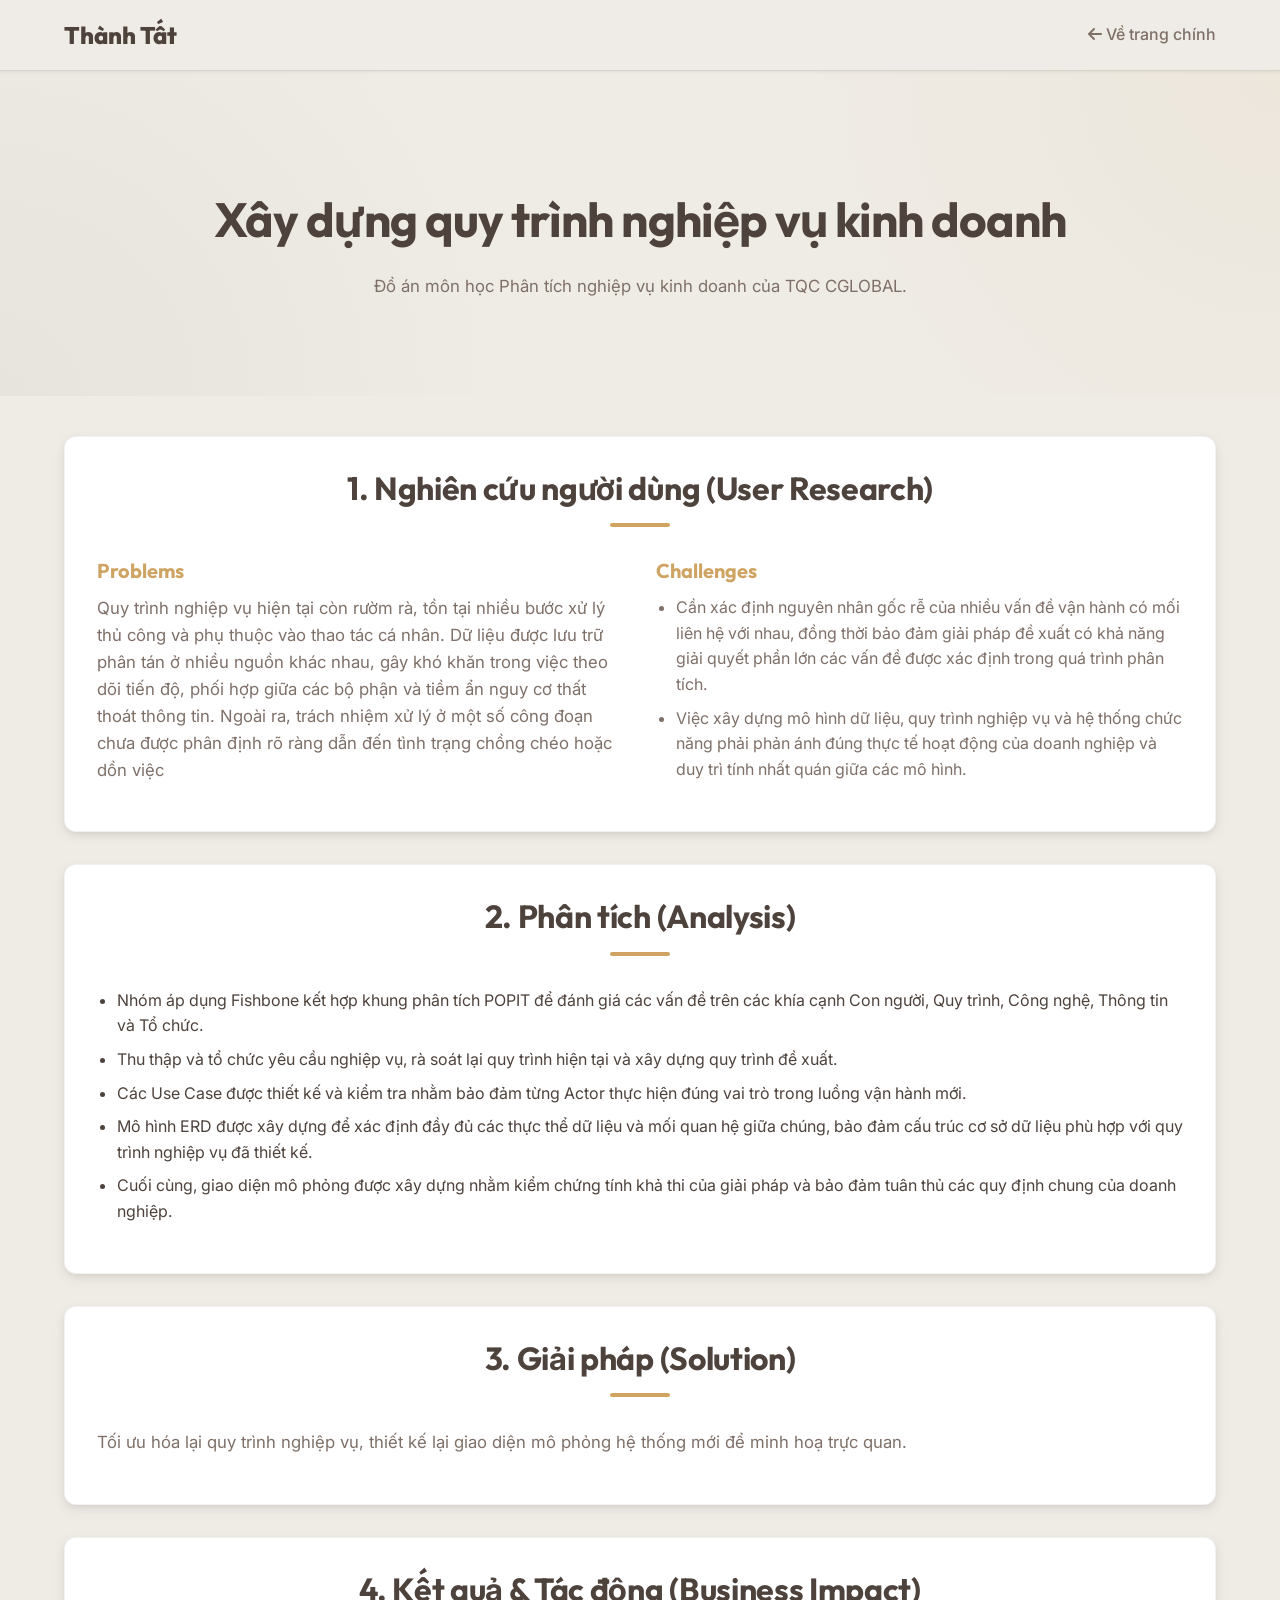
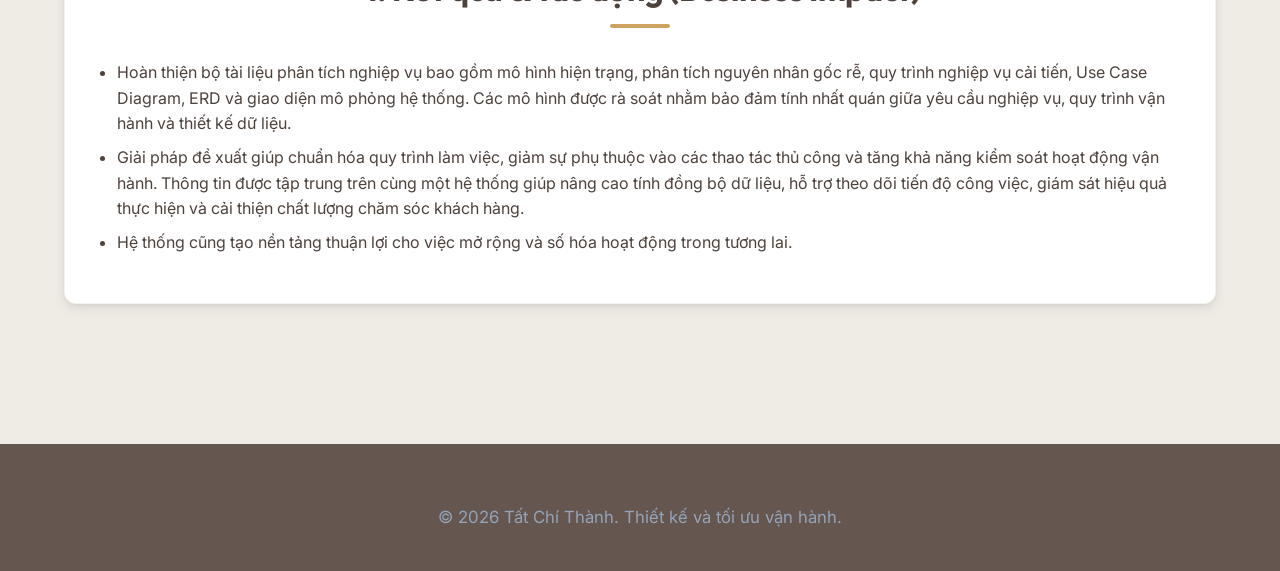
<file: node-quy-trinh-nghiep-vu/index.html>
<!DOCTYPE html>
<html lang="vi">

<head>
    <meta charset="UTF-8">
    <meta name="viewport" content="width=device-width, initial-scale=1.0">
    <title>Case Study</title>
    <!-- Google Fonts -->
    <link rel="preconnect" href="https://fonts.googleapis.com">
    <link rel="preconnect" href="https://fonts.gstatic.com" crossorigin>
    <link
        href="https://fonts.googleapis.com/css2?family=Inter:wght@300;400;500;600;700&family=Outfit:wght@400;500;600;700;800&display=swap"
        rel="stylesheet">

    <!-- FontAwesome for Premium Icons -->
    <link rel="stylesheet" href="https://cdnjs.cloudflare.com/ajax/libs/font-awesome/6.4.0/css/all.min.css">

    <link rel="stylesheet" href="css/variables.css">
    <link rel="stylesheet" href="css/base.css">
    <link rel="stylesheet" href="css/components.css">
    <link rel="stylesheet" href="css/node.css">
</head>

<body>
    <header class="node-header">
        <div class="container">
            <div class="logo">Thành Tất</div>
            <nav>
                <a href="../portfolio-hub/index.html" class="back-link"><i class="fa-solid fa-arrow-left"></i> Về trang
                    chính</a>
            </nav>
        </div>
    </header>

    <main>
        <section class="case-study-hero">
            <div class="container" id="node-hero-container">
                <!-- JS Injected: Title and context snippet -->
            </div>
        </section>

        <section class="case-study-details">
            <div class="container">
                <div class="case-study-content" id="node-content-container">
                    <!-- JS Injected: Detailed sections -->
                </div>
            </div>
        </section>
    </main>

    <footer class="node-footer"
        style="text-align: center; padding: 60px 0 40px; background: var(--primary-light); color: var(--text-light);">
        <div class="container">
            <p style="color: #94a3b8; margin-bottom: 0;">&copy; 2026 Tất Chí Thành. Thiết kế và tối ưu vận hành.</p>
        </div>
    </footer>

    <!-- JS Files -->
    <script src="js/config.js"></script>
    <script src="js/sheet-loader.js"></script>
    <script src="js/parser.js"></script>
    <script src="js/renderer.js"></script>
    <script src="js/node.js"></script>
</body>

</html>
</file>
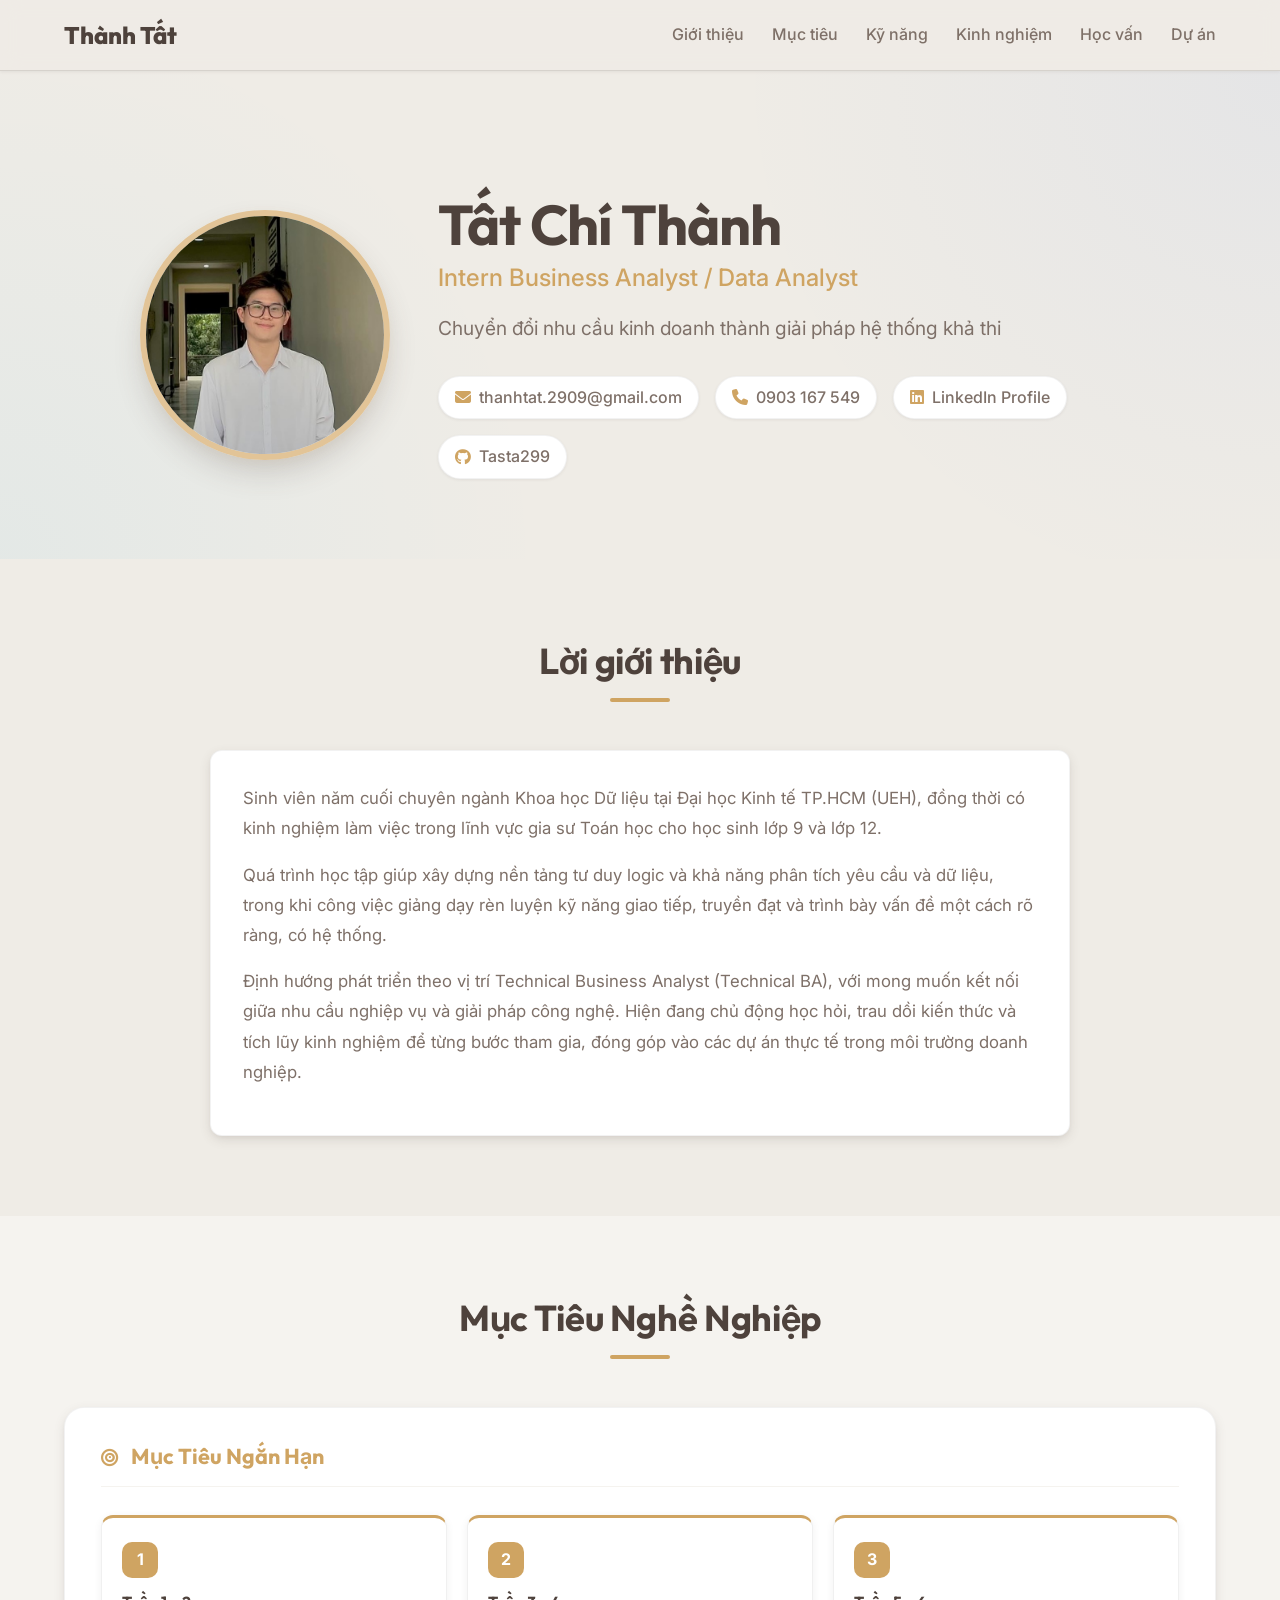
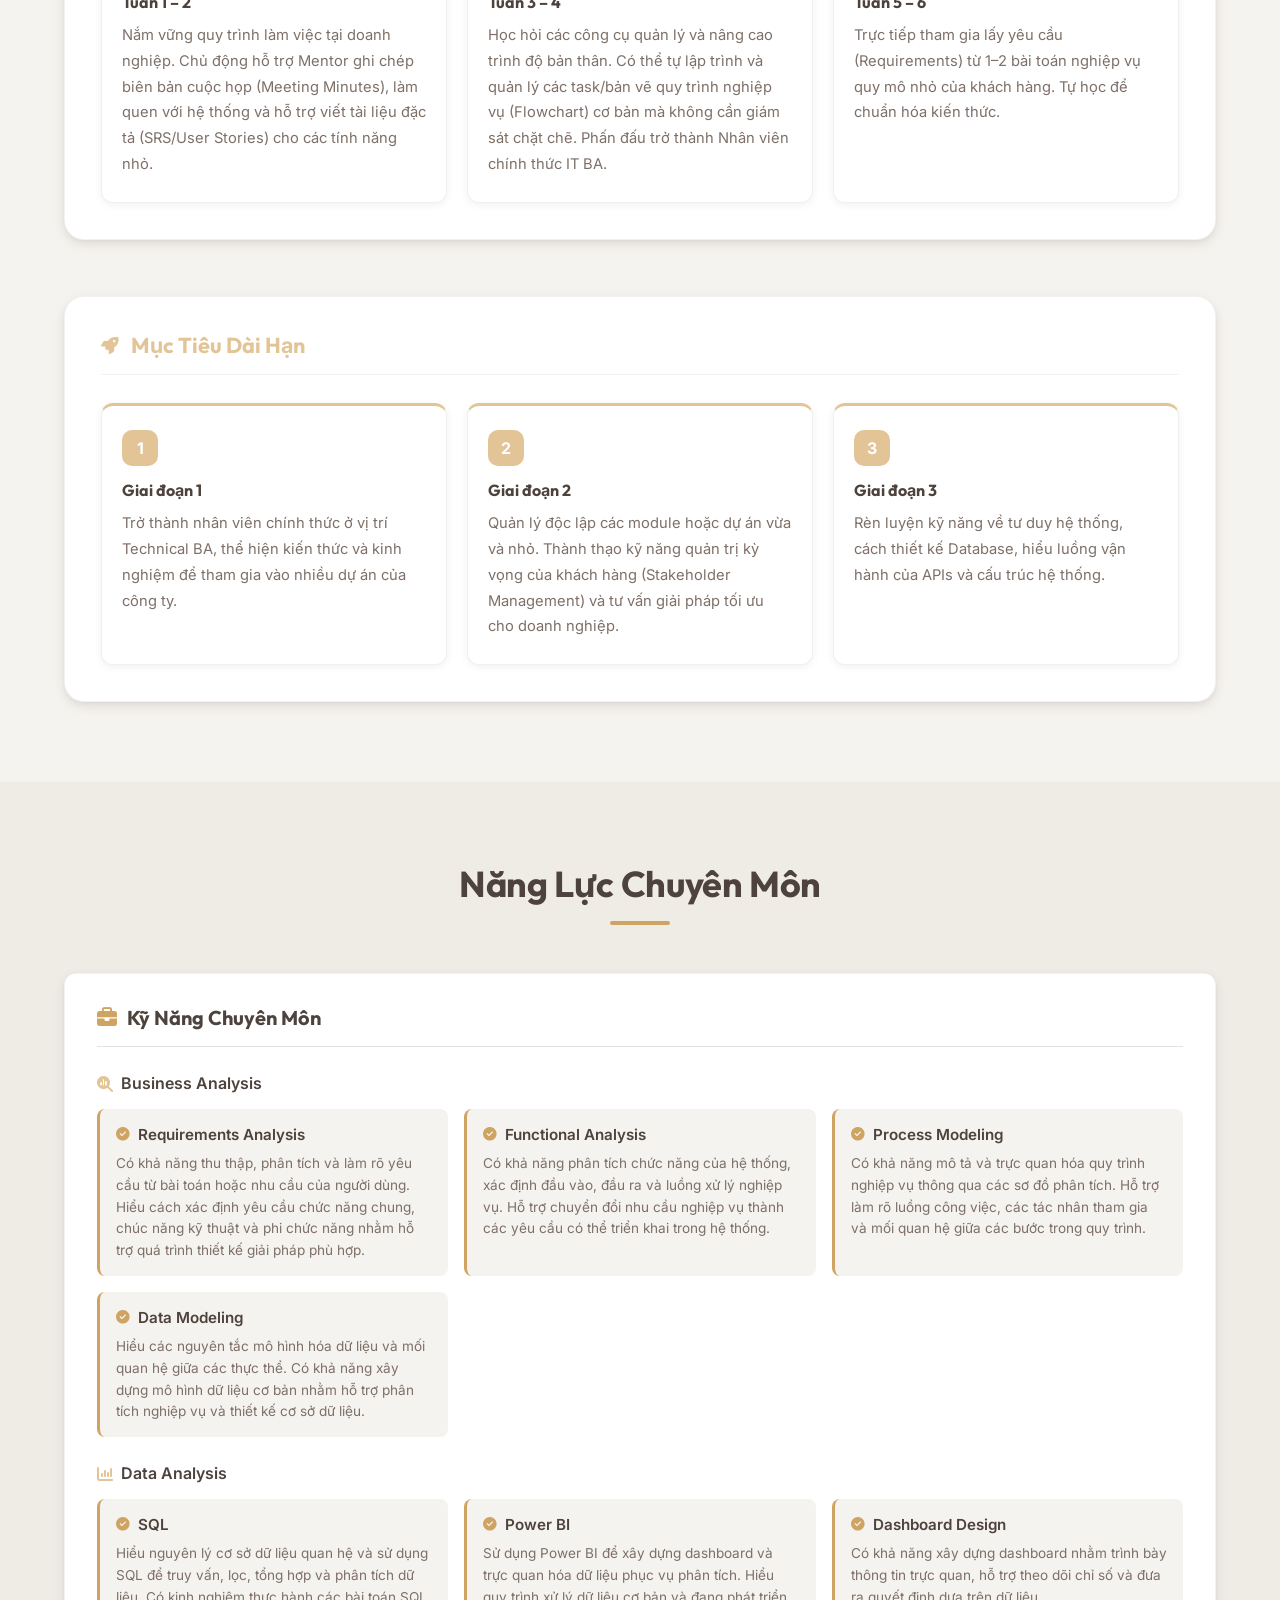
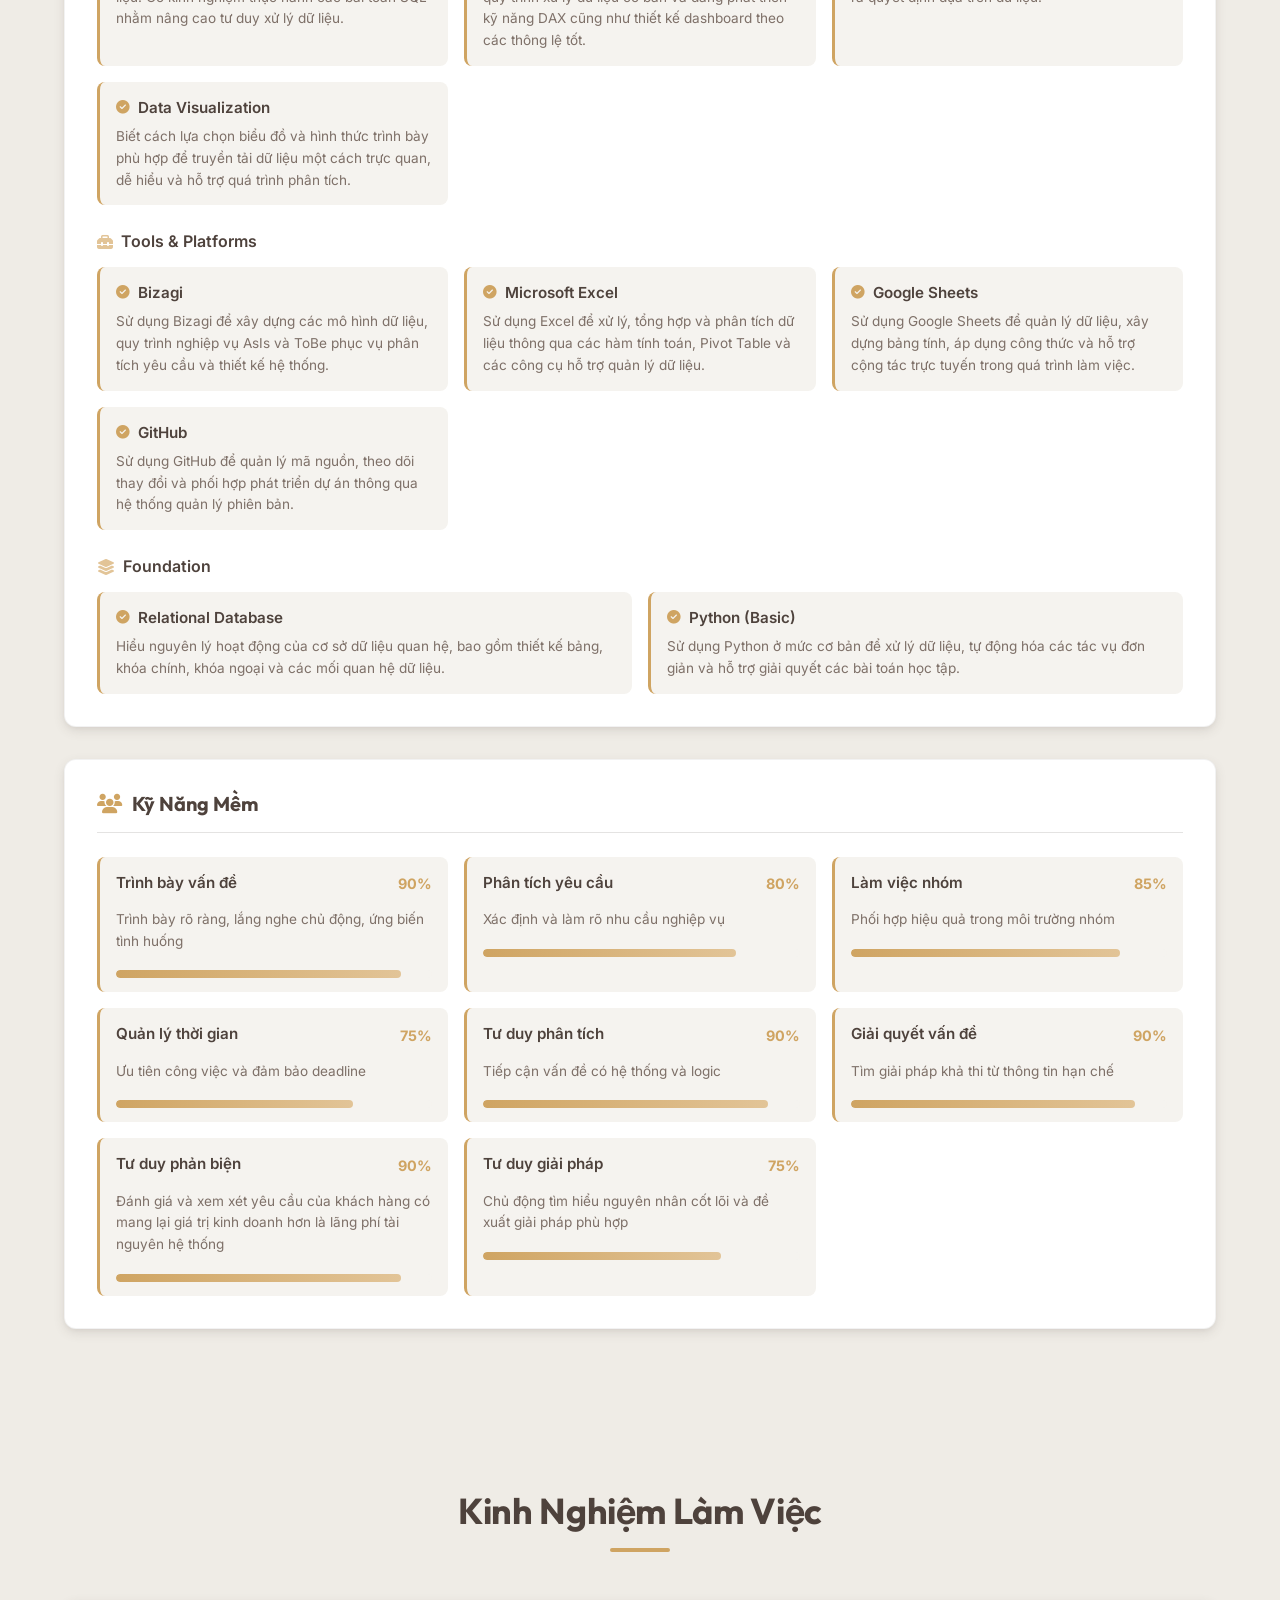
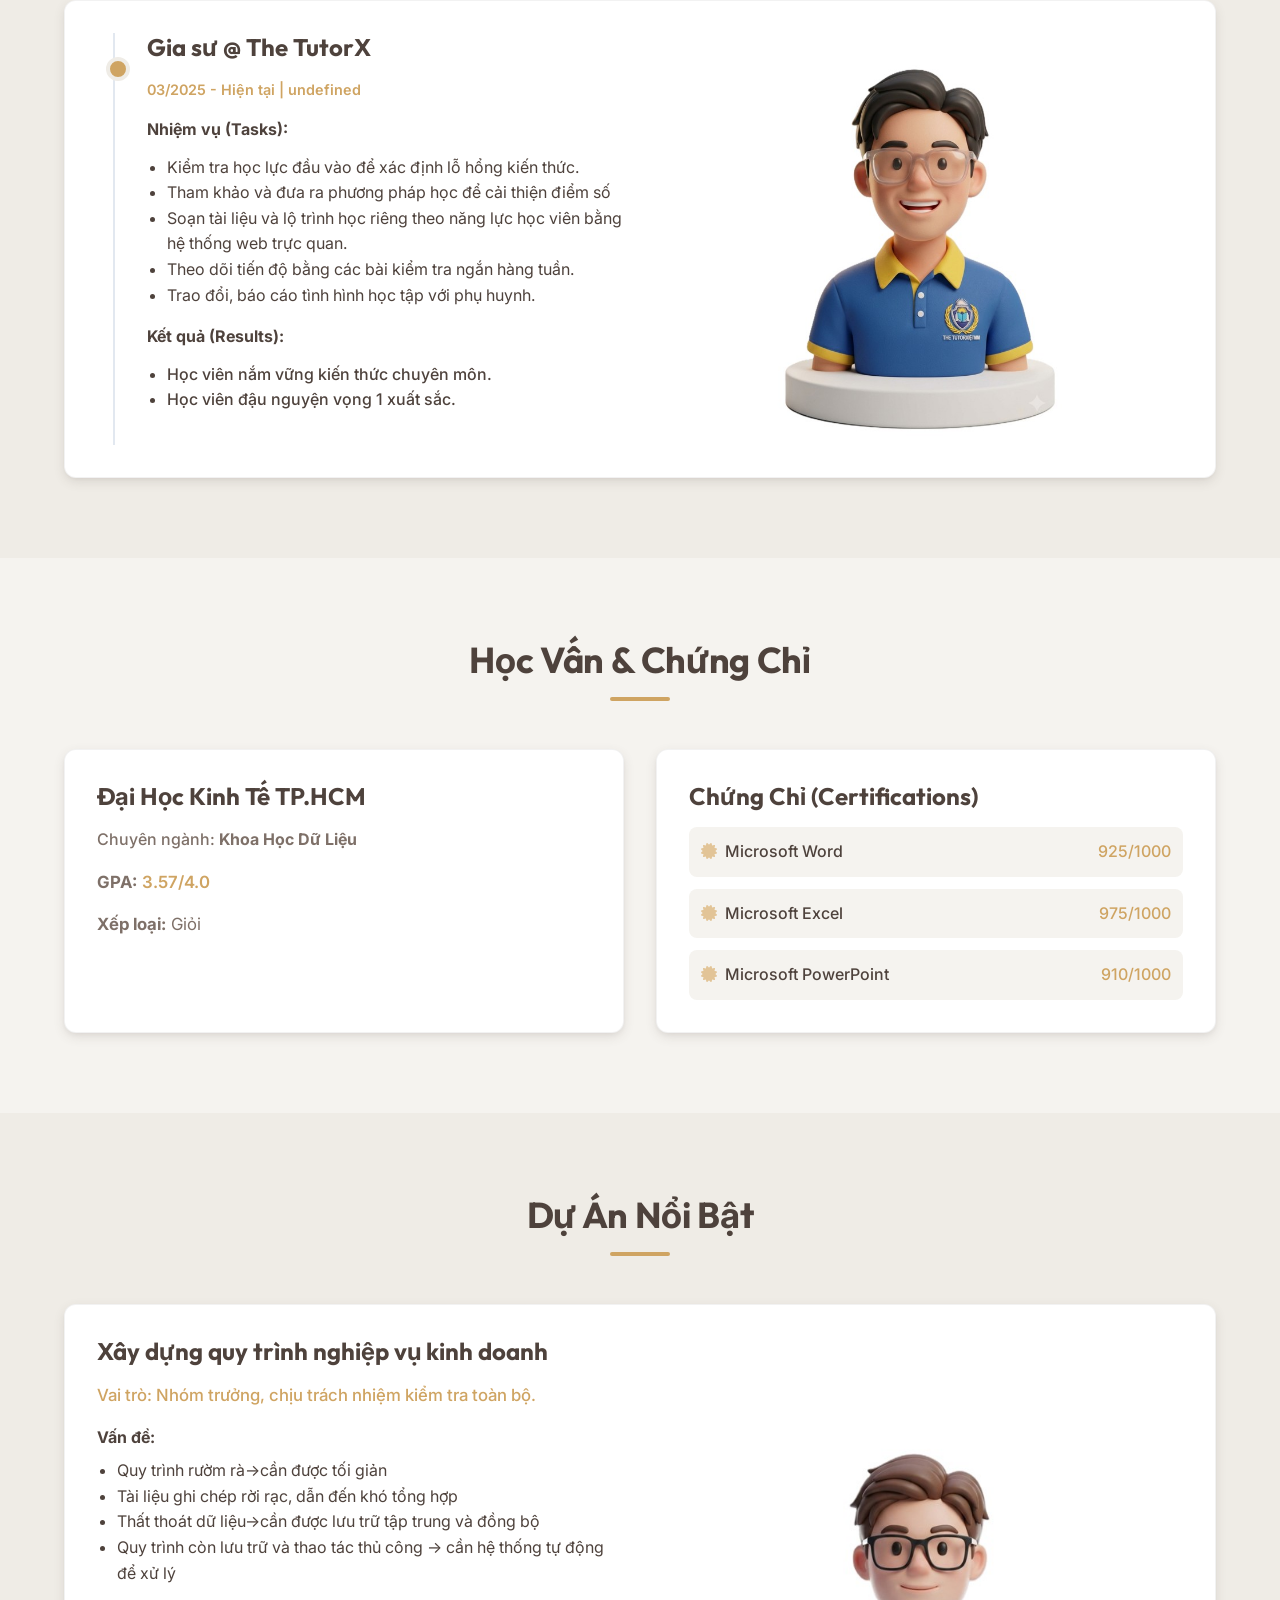
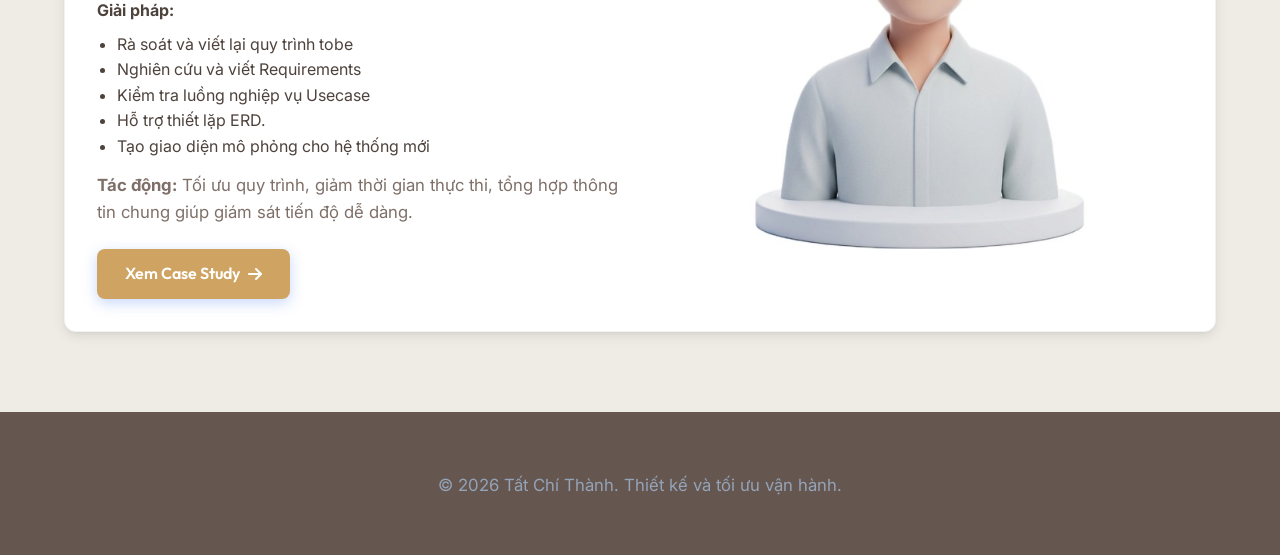
<file: portfolio-hub/index.html>
<!DOCTYPE html>
<html lang="vi">

<head>
    <meta charset="UTF-8">
    <meta name="viewport" content="width=device-width, initial-scale=1.0">
    <title>Portfolio - Tất Chí Thành</title>

    <!-- FontAwesome for Premium Icons -->
    <link rel="stylesheet" href="https://cdnjs.cloudflare.com/ajax/libs/font-awesome/6.4.0/css/all.min.css">

    <link rel="stylesheet" href="css/variables.css">
    <link rel="stylesheet" href="css/base.css">
    <link rel="stylesheet" href="css/components.css">
    <link rel="stylesheet" href="css/hub.css">
</head>

<body>
    <header class="hub-header">
        <div class="container">
            <div class="logo">Thành Tất</div>
            <nav>
                <a href="#about">Giới thiệu</a>
                <a href="#goals">Mục tiêu</a>
                <a href="#skills">Kỹ năng</a>
                <a href="#experience">Kinh nghiệm</a>
                <a href="#education">Học vấn</a>
                <a href="#projects">Dự án</a>
            </nav>
        </div>
    </header>

    <main>
        <!-- Hero Section -->
        <section id="hero" class="hero-section">
            <div class="container">
                <div class="hero-content" id="hero-container">
                    <!-- JS Injected: Name, Title, Tagline, Contacts -->
                </div>
            </div>
        </section>

        <!-- About Section -->
        <section id="about" class="about-section">
            <div class="container">
                <h2 class="section-title">Lời giới thiệu</h2>
                <div id="about-container" class="card"
                    style="font-size: 1.1rem; line-height: 1.8; max-width: 860px; margin: 0 auto;">
                    <!-- JS Injected: Introducing -->
                </div>
            </div>
        </section>

        <!-- Career Goals Section -->
        <section id="goals" class="about-section bg-light">
            <div class="container">
                <h2 class="section-title">Mục Tiêu Nghề Nghiệp</h2>
                <div id="goals-container">
                    <!-- JS Injected: Short-term and Long-term goals -->
                </div>
            </div>
        </section>

        <!-- Skills Section -->
        <section id="skills" class="skills-section">
            <div class="container">
                <h2 class="section-title">Năng Lực Chuyên Môn</h2>
                <div id="skills-container" style="display: flex; flex-direction: column; gap: 32px;">
                    <!-- JS Injected: Hard Skills and Soft Skills -->
                </div>
            </div>
        </section>

        <!-- Experience Section -->
        <section id="experience" class="experience-section">
            <div class="container">
                <h2 class="section-title">Kinh Nghiệm Làm Việc</h2>
                <div class="card experience-main-card">
                    <div class="grid-2" style="align-items: stretch;">
                        <div id="experience-container" style="display: flex; flex-direction: column;">
                            <!-- JS Injected: timeline cards -->
                        </div>
                        <div class="experience-image-wrapper" style="position: relative; min-height: 300px;">
                            <img src="Assets/Picture1.jpg" alt="Experience Model"
                                style="position: absolute; top: 0; left: 0; width: 100%; height: 100%; object-fit: contain; object-position: center; mix-blend-mode: multiply;">
                        </div>
                    </div>
                </div>
            </div>
        </section>

        <!-- Education & Certifications Section -->
        <section id="education" class="education-section bg-light">
            <div class="container">
                <h2 class="section-title">Học Vấn & Chứng Chỉ</h2>
                <div id="education-container" class="grid-2">
                    <!-- JS Injected: Education details and Certifications list -->
                </div>
            </div>
        </section>

        <!-- Projects Section -->
        <section id="projects" class="projects-section">
            <div class="container">
                <h2 class="section-title">Dự Án Nổi Bật</h2>
                <div class="card projects-main-card">
                    <div class="grid-2" style="align-items: stretch;">
                        <div id="projects-container" style="display: flex; flex-direction: column;">
                            <!-- JS Injected: project cards -->
                        </div>
                        <div class="projects-image-wrapper" style="position: relative; min-height: 300px;">
                            <img src="Assets/Picture2.jpg" alt="Projects Model"
                                style="position: absolute; top: 0; left: 0; width: 100%; height: 100%; object-fit: contain; object-position: center; mix-blend-mode: multiply;">
                        </div>
                    </div>
                </div>
            </div>
        </section>
    </main>

    <footer class="hub-footer">
        <div class="container">
            <p>&copy; 2026 Tất Chí Thành. Thiết kế và tối ưu vận hành.</p>
        </div>
    </footer>

    <!-- JS Files -->
    <script src="js/config.js"></script>
    <script src="js/sheet-loader.js"></script>
    <script src="js/parser.js"></script>
    <script src="js/renderer.js"></script>
    <script src="js/hub.js"></script>
</body>

</html>
</file>
<file: node-quy-trinh-nghiep-vu/css/variables.css>
:root {
  /* Màu chủ đạo & Cấu trúc (30%) - Đậm nét, khỏe khoắn */
  --primary-color: #4E423C;
  /* Smoked Mocha - Nâu espresso xám khói */
  --primary-light: #655750;
  /* Smoked Mocha nhạt hơn */

  /* Màu điểm nhấn (10%) - Cứng cáp, sang trọng */
  --secondary-color: #CFA462;
  /* Raw Gold - Vàng đồng thô */
  --secondary-hover: #B88F4E;
  /* Raw Gold đậm khi hover */
  --accent-color: #E2C497;
  /* Raw Gold nhạt để làm highlight */

  /* Hệ thống chữ (Typography) */
  --text-main: #4E423C;
  /* Chữ chính màu Smoked Mocha đậm sắc nét */
  --text-muted: #7E7068;
  /* Nâu xám nhạt cho text phụ */
  --text-light: #EFECE6;
  /* Chữ sáng (Muted Cream) trên nền tối */

  /* Hệ thống nền (60%) - Lì, mộc mạc như đá cát */
  --bg-main: #EFECE6;
  /* Muted Cream - Kem đá thô mộc */
  --bg-light: #F5F3EF;
  /* Kem đá sáng hơn cho khối nội dung */
  --bg-white: #FFFFFF;

  /* Hiệu ứng kính mờ (Glassmorphism) */
  --glass-bg: rgba(239, 236, 230, 0.85);
  /* Nền kính màu Kem Đá trong suốt */
  --glass-border: rgba(78, 66, 60, 0.15);
  /* Viền kính màu Nâu Khói mảnh */

  --font-family: 'Inter', system-ui, -apple-system, sans-serif;
  --font-heading: 'Outfit', 'Inter', sans-serif;

  /* Bo góc giữ nguyên */
  --border-radius-sm: 8px;
  --border-radius: 12px;
  --border-radius-lg: 20px;

  --max-content-width: 1200px;

  /* Hệ thống đổ bóng mang lại cảm giác nặng, sâu và vững chãi */
  --shadow-sm: 0 1px 3px 0 rgba(78, 66, 60, 0.08);
  --shadow-md: 0 4px 12px -1px rgba(78, 66, 60, 0.15), 0 2px 4px -1px rgba(78, 66, 60, 0.05);
  --shadow-lg: 0 15px 30px -3px rgba(78, 66, 60, 0.2), 0 4px 12px -2px rgba(236, 194, 128, 0.1);

  --transition-fast: 0.2s cubic-bezier(0.4, 0, 0.2, 1);
  --transition-normal: 0.3s cubic-bezier(0.4, 0, 0.2, 1);
  /* Bổ sung cấu trúc cho Avatar có vòng trắng bao quanh */
  --avatar-border-width: 6px;
}
</file>
<file: node-quy-trinh-nghiep-vu/css/base.css>
@import url('https://fonts.googleapis.com/css2?family=Inter:wght@300;400;500;600;700&family=Outfit:wght@400;500;600;700;800&display=swap');

* {
  margin: 0;
  padding: 0;
  box-sizing: border-box;
}

html {
  scroll-behavior: smooth;
}

body {
  font-family: var(--font-family);
  color: var(--text-main);
  background-color: var(--bg-main);
  line-height: 1.6;
  -webkit-font-smoothing: antialiased;
  -moz-osx-font-smoothing: grayscale;
}

a {
  color: var(--secondary-color);
  text-decoration: none;
  transition: color var(--transition-fast);
}

a:hover {
  color: var(--secondary-hover);
}

.container {
  max-width: var(--max-content-width);
  margin: 0 auto;
  padding: 0 24px;
}

section {
  padding: 80px 0;
  position: relative;
}

h1, h2, h3, h4, h5 {
  font-family: var(--font-heading);
  font-weight: 700;
  line-height: 1.2;
  color: var(--primary-color);
}

h1 { font-size: 3.5rem; letter-spacing: -0.02em; }
h2 { font-size: 2.25rem; margin-bottom: 32px; letter-spacing: -0.01em; position: relative; }
h3 { font-size: 1.5rem; margin-bottom: 16px; }

p {
  margin-bottom: 16px;
  color: var(--text-muted);
  font-size: 1.05rem;
}

.bg-light { background-color: var(--bg-light); }
.bg-white { background-color: var(--bg-white); }
</file>
<file: node-quy-trinh-nghiep-vu/css/components.css>
/* Buttons */
.btn {
  display: inline-flex;
  align-items: center;
  justify-content: center;
  padding: 12px 28px;
  border-radius: var(--border-radius-sm);
  font-weight: 600;
  font-family: var(--font-heading);
  cursor: pointer;
  transition: all var(--transition-normal);
  border: none;
  text-align: center;
  gap: 8px;
}

.btn-primary {
  background-color: var(--secondary-color);
  color: white !important;
  box-shadow: 0 4px 14px 0 rgba(37, 99, 235, 0.25);
}

.btn-primary:hover {
  background-color: var(--secondary-hover);
  transform: translateY(-2px);
  box-shadow: 0 6px 20px rgba(37, 99, 235, 0.3);
}

/* Cards with Glassmorphism */
.card {
  background: var(--bg-white);
  border-radius: var(--border-radius);
  padding: 32px;
  box-shadow: var(--shadow-md);
  border: 1px solid rgba(0, 0, 0, 0.05);
  transition: all var(--transition-normal);
  position: relative;
  overflow: hidden;
}

.card:hover {
  transform: translateY(-5px);
  box-shadow: var(--shadow-lg);
  border-color: rgba(37, 99, 235, 0.1);
}

/* Decorative Line on Card */
.card::before {
  content: '';
  position: absolute;
  top: 0;
  left: 0;
  width: 100%;
  height: 4px;
  background: linear-gradient(90deg, var(--secondary-color), var(--accent-color));
  opacity: 0;
  transition: opacity var(--transition-normal);
}
.card:hover::before { opacity: 1; }

/* Tags */
.tag {
  display: inline-flex;
  align-items: center;
  background: var(--bg-light);
  color: var(--primary-light);
  padding: 6px 14px;
  border-radius: 99px;
  font-size: 0.9rem;
  font-weight: 500;
  margin-right: 8px;
  margin-bottom: 8px;
  border: 1px solid rgba(0,0,0,0.05);
  transition: all var(--transition-fast);
}

.tag:hover {
  background: var(--secondary-color);
  color: white;
  border-color: var(--secondary-color);
}

.tag-soft {
  background: rgba(14, 165, 233, 0.1);
  color: var(--accent-color);
  border-color: rgba(14, 165, 233, 0.2);
}
.tag-soft:hover {
  background: var(--accent-color);
  color: white;
}

/* Grid System */
.grid-2 {
  display: grid;
  grid-template-columns: repeat(auto-fit, minmax(320px, 1fr));
  gap: 32px;
}

.grid-3 {
  display: grid;
  grid-template-columns: repeat(3, 1fr);
  gap: 20px;
}

@media (max-width: 900px) {
  .grid-3 {
    grid-template-columns: repeat(2, 1fr);
  }
}

@media (max-width: 600px) {
  .grid-3 {
    grid-template-columns: 1fr;
  }
}

/* Goal Blocks */
.goal-block {
  margin-bottom: 56px;
  padding: 36px;
  background: var(--bg-white);
  border-radius: var(--border-radius-lg);
  box-shadow: var(--shadow-md);
  border: 1px solid rgba(0,0,0,0.05);
}

.goal-block:last-child {
  margin-bottom: 0;
}

/* Short-term block — Blue accent */
.goal-block--short .goal-block-title { color: var(--secondary-color); }
.goal-block--short .goal-item-card   { border-top: 3px solid var(--secondary-color); }
.goal-block--short .goal-item-badge  { background: var(--secondary-color); }

/* Long-term block — Sky accent */
.goal-block--long .goal-block-title { color: var(--accent-color); }
.goal-block--long .goal-item-card   { border-top: 3px solid var(--accent-color); }
.goal-block--long .goal-item-badge  { background: var(--accent-color); }

.goal-block-title {
  font-size: 1.35rem;
  font-family: var(--font-heading);
  font-weight: 700;
  margin-bottom: 28px;
  display: flex;
  align-items: center;
  gap: 12px;
  padding-bottom: 16px;
  border-bottom: 1px solid var(--bg-light);
}

.goal-block-title i {
  font-size: 1.1rem;
}

.goal-item-card {
  background: var(--bg-white);
  border-radius: var(--border-radius);
  padding: 24px 20px;
  box-shadow: 0 2px 8px rgba(0,0,0,0.06);
  border: 1px solid rgba(0,0,0,0.06);
  border-top-width: 3px;
  position: relative;
  transition: all var(--transition-normal);
  display: flex;
  flex-direction: column;
  gap: 10px;
}

.goal-item-card:hover {
  transform: translateY(-5px);
  box-shadow: var(--shadow-lg);
}

.goal-item-badge {
  width: 36px;
  height: 36px;
  border-radius: 10px;
  color: white;
  font-weight: 700;
  font-size: 1rem;
  display: flex;
  align-items: center;
  justify-content: center;
  flex-shrink: 0;
  margin-bottom: 4px;
}

.goal-item-period {
  font-weight: 700;
  font-family: var(--font-heading);
  color: var(--primary-color);
  font-size: 1rem;
  line-height: 1.3;
}

.goal-item-content {
  font-size: 0.92rem;
  color: var(--text-muted);
  line-height: 1.75;
  margin-bottom: 0;
}

/* Skills Cards */
.skills-card {
  padding: 32px;
}

.skills-card-title {
  font-size: 1.25rem;
  color: var(--primary-color);
  margin-bottom: 24px;
  display: flex;
  align-items: center;
  gap: 10px;
  border-bottom: 1px solid var(--glass-border);
  padding-bottom: 16px;
}

.skills-card-title i {
  color: var(--secondary-color);
}

/* Hard Skills Group */
.skill-group {
  margin-bottom: 24px;
}

.skill-group:last-child {
  margin-bottom: 0;
}

.skill-group-header {
  font-weight: 600;
  color: var(--text-main);
  margin-bottom: 12px;
  display: flex;
  align-items: center;
  gap: 8px;
}

.skill-group-header i {
  color: var(--accent-color);
}

/* Hard Skill Detail Cards */
.skill-group-items {
  display: grid;
  grid-template-columns: repeat(auto-fit, minmax(280px, 1fr));
  gap: 16px;
}
.skill-detail-card {
  background: var(--bg-light);
  border-radius: var(--border-radius-sm);
  padding: 14px 16px;
  border-left: 3px solid var(--secondary-color);
  transition: all var(--transition-fast);
}
.skill-detail-card:hover {
  background: white;
  box-shadow: var(--shadow-sm);
  border-left-color: var(--accent-color);
}
.skill-detail-header {
  display: flex;
  align-items: center;
  gap: 8px;
  margin-bottom: 6px;
}
.skill-detail-header i {
  color: var(--secondary-color);
  font-size: 0.85rem;
}
.skill-detail-name {
  font-weight: 600;
  color: var(--primary-color);
  font-size: 0.95rem;
}
.skill-detail-desc {
  font-size: 0.85rem;
  color: var(--text-muted);
  line-height: 1.6;
  margin-bottom: 0;
}

/* Soft Skills Progress */
.soft-skills-list {
  display: flex;
  flex-direction: column;
  gap: 20px;
}

.soft-skill-item {
  display: flex;
  flex-direction: column;
  gap: 6px;
}

.soft-skill-header {
  display: flex;
  justify-content: space-between;
  align-items: flex-end;
}

.soft-skill-name {
  font-weight: 600;
  color: var(--text-main);
}

.soft-skill-level {
  font-weight: 700;
  color: var(--secondary-color);
  font-size: 0.9rem;
}

.soft-skill-desc {
  font-size: 0.85rem;
  color: var(--text-muted);
  margin-bottom: 4px;
}

.skill-bar-track {
  width: 100%;
  height: 8px;
  background: var(--bg-light);
  border-radius: 4px;
  overflow: hidden;
}

.skill-bar-fill {
  height: 100%;
  width: 0; /* Animated via JS */
  background: linear-gradient(90deg, var(--secondary-color), var(--accent-color));
  border-radius: 4px;
  transition: width 1s cubic-bezier(0.4, 0, 0.2, 1);
}

/* Scroll Reveal */
.fade-in {
  opacity: 0;
  transform: translateY(20px);
  transition: opacity 0.5s ease, transform 0.5s ease;
}
.fade-in.visible {
  opacity: 1;
  transform: translateY(0);
}
</file>
<file: node-quy-trinh-nghiep-vu/css/node.css>
.node-header {
  background: var(--glass-bg);
  backdrop-filter: blur(10px);
  -webkit-backdrop-filter: blur(10px);
  border-bottom: 1px solid var(--glass-border);
  position: sticky;
  top: 0;
  z-index: 100;
  padding: 16px 0;
  box-shadow: var(--shadow-sm);
}

.node-header .container {
  display: flex;
  justify-content: space-between;
  align-items: center;
}

.logo {
  font-family: var(--font-heading);
  font-size: 1.5rem;
  font-weight: 800;
  color: var(--primary-color);
  margin-bottom: 0;
}

.back-link {
  font-weight: 500;
  color: var(--text-muted);
  transition: all var(--transition-normal);
}

.back-link:hover {
  color: var(--secondary-color);
}

.case-study-hero {
  padding: 120px 0 80px;
  background: radial-gradient(circle at top right, rgba(207, 164, 98, 0.08) 0%, transparent 40%),
              radial-gradient(circle at bottom left, rgba(78, 66, 60, 0.05) 0%, transparent 40%);
  text-align: center;
}

.case-study-hero h1 {
  color: var(--primary-color);
  font-size: 3rem;
  margin-bottom: 24px;
}

.case-study-content {
  margin-top: -40px;
  margin-bottom: 60px;
  position: relative;
  display: flex;
  flex-direction: column;
  gap: 32px;
}

.section-block {
  margin-bottom: 0;
}

.section-title {
  text-align: center;
  margin-bottom: 32px;
  font-family: var(--font-heading);
  color: var(--primary-color);
  font-size: 2rem;
}

.section-title::after {
  content: '';
  display: block;
  width: 60px;
  height: 4px;
  background: var(--secondary-color);
  margin: 16px auto 0;
  border-radius: 2px;
}

.stakeholders-list, .challenges-list, .skills-list {
  padding-left: 20px;
  margin-bottom: 16px;
}

.stakeholders-list li, .challenges-list li, .skills-list li {
  margin-bottom: 8px;
  color: var(--text-muted);
}
</file>
<file: portfolio-hub/css/variables.css>
:root {
  /* Màu chủ đạo & Cấu trúc (30%) - Đậm nét, khỏe khoắn */
  --primary-color: #4E423C;
  /* Smoked Mocha - Nâu espresso xám khói */
  --primary-light: #655750;
  /* Smoked Mocha nhạt hơn */

  /* Màu điểm nhấn (10%) - Cứng cáp, sang trọng */
  --secondary-color: #CFA462;
  /* Raw Gold - Vàng đồng thô */
  --secondary-hover: #B88F4E;
  /* Raw Gold đậm khi hover */
  --accent-color: #E2C497;
  /* Raw Gold nhạt để làm highlight */

  /* Hệ thống chữ (Typography) */
  --text-main: #4E423C;
  /* Chữ chính màu Smoked Mocha đậm sắc nét */
  --text-muted: #7E7068;
  /* Nâu xám nhạt cho text phụ */
  --text-light: #EFECE6;
  /* Chữ sáng (Muted Cream) trên nền tối */

  /* Hệ thống nền (60%) - Lì, mộc mạc như đá cát */
  --bg-main: #EFECE6;
  /* Muted Cream - Kem đá thô mộc */
  --bg-light: #F5F3EF;
  /* Kem đá sáng hơn cho khối nội dung */
  --bg-white: #FFFFFF;

  /* Hiệu ứng kính mờ (Glassmorphism) */
  --glass-bg: rgba(239, 236, 230, 0.85);
  /* Nền kính màu Kem Đá trong suốt */
  --glass-border: rgba(78, 66, 60, 0.15);
  /* Viền kính màu Nâu Khói mảnh */

  --font-family: 'Inter', system-ui, -apple-system, sans-serif;
  --font-heading: 'Outfit', 'Inter', sans-serif;

  /* Bo góc giữ nguyên */
  --border-radius-sm: 8px;
  --border-radius: 12px;
  --border-radius-lg: 20px;

  --max-content-width: 1200px;

  /* Hệ thống đổ bóng mang lại cảm giác nặng, sâu và vững chãi */
  --shadow-sm: 0 1px 3px 0 rgba(78, 66, 60, 0.08);
  --shadow-md: 0 4px 12px -1px rgba(78, 66, 60, 0.15), 0 2px 4px -1px rgba(78, 66, 60, 0.05);
  --shadow-lg: 0 15px 30px -3px rgba(78, 66, 60, 0.2), 0 4px 12px -2px rgba(236, 194, 128, 0.1);

  --transition-fast: 0.2s cubic-bezier(0.4, 0, 0.2, 1);
  --transition-normal: 0.3s cubic-bezier(0.4, 0, 0.2, 1);
  /* Bổ sung cấu trúc cho Avatar có vòng trắng bao quanh */
  --avatar-border-width: 6px;
}
</file>
<file: portfolio-hub/css/base.css>
@import url('https://fonts.googleapis.com/css2?family=Inter:wght@300;400;500;600;700&family=Outfit:wght@400;500;600;700;800&display=swap');

* {
  margin: 0;
  padding: 0;
  box-sizing: border-box;
}

html {
  scroll-behavior: smooth;
}

body {
  font-family: var(--font-family);
  color: var(--text-main);
  background-color: var(--bg-main);
  line-height: 1.6;
  -webkit-font-smoothing: antialiased;
  -moz-osx-font-smoothing: grayscale;
}

a {
  color: var(--secondary-color);
  text-decoration: none;
  transition: color var(--transition-fast);
}

a:hover {
  color: var(--secondary-hover);
}

.container {
  max-width: var(--max-content-width);
  margin: 0 auto;
  padding: 0 24px;
}

section {
  padding: 80px 0;
  position: relative;
}

h1, h2, h3, h4, h5 {
  font-family: var(--font-heading);
  font-weight: 700;
  line-height: 1.2;
  color: var(--primary-color);
}

h1 { font-size: 3.5rem; letter-spacing: -0.02em; }
h2 { font-size: 2.25rem; margin-bottom: 32px; letter-spacing: -0.01em; position: relative; }
h3 { font-size: 1.5rem; margin-bottom: 16px; }

p {
  margin-bottom: 16px;
  color: var(--text-muted);
  font-size: 1.05rem;
}

.bg-light { background-color: var(--bg-light); }
.bg-white { background-color: var(--bg-white); }
</file>
<file: portfolio-hub/css/components.css>
/* Buttons */
.btn {
  display: inline-flex;
  align-items: center;
  justify-content: center;
  padding: 12px 28px;
  border-radius: var(--border-radius-sm);
  font-weight: 600;
  font-family: var(--font-heading);
  cursor: pointer;
  transition: all var(--transition-normal);
  border: none;
  text-align: center;
  gap: 8px;
}

.btn-primary {
  background-color: var(--secondary-color);
  color: white !important;
  box-shadow: 0 4px 14px 0 rgba(37, 99, 235, 0.25);
}

.btn-primary:hover {
  background-color: var(--secondary-hover);
  transform: translateY(-2px);
  box-shadow: 0 6px 20px rgba(37, 99, 235, 0.3);
}

/* Cards with Glassmorphism */
.card {
  background: var(--bg-white);
  border-radius: var(--border-radius);
  padding: 32px;
  box-shadow: var(--shadow-md);
  border: 1px solid rgba(0, 0, 0, 0.05);
  transition: all var(--transition-normal);
  position: relative;
  overflow: hidden;
}

.card:hover {
  transform: translateY(-5px);
  box-shadow: var(--shadow-lg);
  border-color: rgba(37, 99, 235, 0.1);
}

/* Decorative Line on Card */
.card::before {
  content: '';
  position: absolute;
  top: 0;
  left: 0;
  width: 100%;
  height: 4px;
  background: linear-gradient(90deg, var(--secondary-color), var(--accent-color));
  opacity: 0;
  transition: opacity var(--transition-normal);
}
.card:hover::before { opacity: 1; }

/* Tags */
.tag {
  display: inline-flex;
  align-items: center;
  background: var(--bg-light);
  color: var(--primary-light);
  padding: 6px 14px;
  border-radius: 99px;
  font-size: 0.9rem;
  font-weight: 500;
  margin-right: 8px;
  margin-bottom: 8px;
  border: 1px solid rgba(0,0,0,0.05);
  transition: all var(--transition-fast);
}

.tag:hover {
  background: var(--secondary-color);
  color: white;
  border-color: var(--secondary-color);
}

.tag-soft {
  background: rgba(14, 165, 233, 0.1);
  color: var(--accent-color);
  border-color: rgba(14, 165, 233, 0.2);
}
.tag-soft:hover {
  background: var(--accent-color);
  color: white;
}

/* Grid System */
.grid-2 {
  display: grid;
  grid-template-columns: repeat(auto-fit, minmax(320px, 1fr));
  gap: 32px;
}

.grid-3 {
  display: grid;
  grid-template-columns: repeat(3, 1fr);
  gap: 20px;
}

@media (max-width: 900px) {
  .grid-3 {
    grid-template-columns: repeat(2, 1fr);
  }
}

@media (max-width: 600px) {
  .grid-3 {
    grid-template-columns: 1fr;
  }
}

/* Goal Blocks */
.goal-block {
  margin-bottom: 56px;
  padding: 36px;
  background: var(--bg-white);
  border-radius: var(--border-radius-lg);
  box-shadow: var(--shadow-md);
  border: 1px solid rgba(0,0,0,0.05);
}

.goal-block:last-child {
  margin-bottom: 0;
}

/* Short-term block — Blue accent */
.goal-block--short .goal-block-title { color: var(--secondary-color); }
.goal-block--short .goal-item-card   { border-top: 3px solid var(--secondary-color); }
.goal-block--short .goal-item-badge  { background: var(--secondary-color); }

/* Long-term block — Sky accent */
.goal-block--long .goal-block-title { color: var(--accent-color); }
.goal-block--long .goal-item-card   { border-top: 3px solid var(--accent-color); }
.goal-block--long .goal-item-badge  { background: var(--accent-color); }

.goal-block-title {
  font-size: 1.35rem;
  font-family: var(--font-heading);
  font-weight: 700;
  margin-bottom: 28px;
  display: flex;
  align-items: center;
  gap: 12px;
  padding-bottom: 16px;
  border-bottom: 1px solid var(--bg-light);
}

.goal-block-title i {
  font-size: 1.1rem;
}

.goal-item-card {
  background: var(--bg-white);
  border-radius: var(--border-radius);
  padding: 24px 20px;
  box-shadow: 0 2px 8px rgba(0,0,0,0.06);
  border: 1px solid rgba(0,0,0,0.06);
  border-top-width: 3px;
  position: relative;
  transition: all var(--transition-normal);
  display: flex;
  flex-direction: column;
  gap: 10px;
}

.goal-item-card:hover {
  transform: translateY(-5px);
  box-shadow: var(--shadow-lg);
}

.goal-item-badge {
  width: 36px;
  height: 36px;
  border-radius: 10px;
  color: white;
  font-weight: 700;
  font-size: 1rem;
  display: flex;
  align-items: center;
  justify-content: center;
  flex-shrink: 0;
  margin-bottom: 4px;
}

.goal-item-period {
  font-weight: 700;
  font-family: var(--font-heading);
  color: var(--primary-color);
  font-size: 1rem;
  line-height: 1.3;
}

.goal-item-content {
  font-size: 0.92rem;
  color: var(--text-muted);
  line-height: 1.75;
  margin-bottom: 0;
}

/* Skills Cards */
.skills-card {
  padding: 32px;
}

.skills-card-title {
  font-size: 1.25rem;
  color: var(--primary-color);
  margin-bottom: 24px;
  display: flex;
  align-items: center;
  gap: 10px;
  border-bottom: 1px solid var(--glass-border);
  padding-bottom: 16px;
}

.skills-card-title i {
  color: var(--secondary-color);
}

/* Hard Skills Group */
.skill-group {
  margin-bottom: 24px;
}

.skill-group:last-child {
  margin-bottom: 0;
}

.skill-group-header {
  font-weight: 600;
  color: var(--text-main);
  margin-bottom: 12px;
  display: flex;
  align-items: center;
  gap: 8px;
}

.skill-group-header i {
  color: var(--accent-color);
}

/* Hard Skill Detail Cards */
.skill-group-items {
  display: grid;
  grid-template-columns: repeat(auto-fit, minmax(280px, 1fr));
  gap: 16px;
}
.skill-detail-card {
  background: var(--bg-light);
  border-radius: var(--border-radius-sm);
  padding: 14px 16px;
  border-left: 3px solid var(--secondary-color);
  transition: all var(--transition-fast);
}
.skill-detail-card:hover {
  background: white;
  box-shadow: var(--shadow-sm);
  border-left-color: var(--accent-color);
}
.skill-detail-header {
  display: flex;
  align-items: center;
  gap: 8px;
  margin-bottom: 6px;
}
.skill-detail-header i {
  color: var(--secondary-color);
  font-size: 0.85rem;
}
.skill-detail-name {
  font-weight: 600;
  color: var(--primary-color);
  font-size: 0.95rem;
}
.skill-detail-desc {
  font-size: 0.85rem;
  color: var(--text-muted);
  line-height: 1.6;
  margin-bottom: 0;
}

/* Soft Skills Progress */
.soft-skills-list {
  display: flex;
  flex-direction: column;
  gap: 20px;
}

.soft-skill-item {
  display: flex;
  flex-direction: column;
  gap: 6px;
}

.soft-skill-header {
  display: flex;
  justify-content: space-between;
  align-items: flex-end;
}

.soft-skill-name {
  font-weight: 600;
  color: var(--text-main);
}

.soft-skill-level {
  font-weight: 700;
  color: var(--secondary-color);
  font-size: 0.9rem;
}

.soft-skill-desc {
  font-size: 0.85rem;
  color: var(--text-muted);
  margin-bottom: 4px;
}

.skill-bar-track {
  width: 100%;
  height: 8px;
  background: var(--bg-light);
  border-radius: 4px;
  overflow: hidden;
}

.skill-bar-fill {
  height: 100%;
  width: 0; /* Animated via JS */
  background: linear-gradient(90deg, var(--secondary-color), var(--accent-color));
  border-radius: 4px;
  transition: width 1s cubic-bezier(0.4, 0, 0.2, 1);
}

/* Scroll Reveal */
.fade-in {
  opacity: 0;
  transform: translateY(20px);
  transition: opacity 0.5s ease, transform 0.5s ease;
}
.fade-in.visible {
  opacity: 1;
  transform: translateY(0);
}
</file>
<file: portfolio-hub/css/hub.css>
/* Header with Glassmorphism */
.hub-header {
  background: var(--glass-bg);
  backdrop-filter: blur(10px);
  -webkit-backdrop-filter: blur(10px);
  border-bottom: 1px solid var(--glass-border);
  position: sticky;
  top: 0;
  z-index: 100;
  padding: 16px 0;
  box-shadow: var(--shadow-sm);
}

.hub-header .container {
  display: flex;
  justify-content: space-between;
  align-items: center;
}

.logo {
  font-family: var(--font-heading);
  font-size: 1.5rem;
  font-weight: 800;
  color: var(--primary-color);
  margin-bottom: 0;
}

.hub-header nav a {
  margin-left: 24px;
  color: var(--text-muted);
  font-weight: 500;
}

.hub-header nav a:hover {
  color: var(--secondary-color);
}

/* Hero Section */
.hero-section {
  padding: 120px 0 80px;
  background: radial-gradient(circle at top right, rgba(37,99,235,0.05) 0%, transparent 40%),
              radial-gradient(circle at bottom left, rgba(14,165,233,0.05) 0%, transparent 40%);
}

.hero-content {
  max-width: 1000px;
  margin: 0 auto;
  display: flex;
  align-items: center;
  gap: 48px;
  text-align: left;
}

@media (max-width: 768px) {
  .hero-content {
    flex-direction: column;
    text-align: center;
  }
}

.hero-text {
  flex: 1;
}

.hero-avatar {
  flex-shrink: 0;
  width: 250px;
  height: 250px;
  border-radius: 50%;
  object-fit: cover;
  border: var(--avatar-border-width, 4px) solid var(--accent-color);
  box-shadow: var(--shadow-lg);
}

.contact-links {
  display: flex;
  gap: 16px;
  margin-top: 32px;
  flex-wrap: wrap;
}

@media (max-width: 768px) {
  .contact-links {
    justify-content: center;
  }
}

.contact-link {
  display: inline-flex;
  align-items: center;
  gap: 8px;
  color: var(--text-muted);
  font-weight: 500;
  padding: 8px 16px;
  background: white;
  border-radius: 99px;
  border: 1px solid rgba(0,0,0,0.05);
  box-shadow: var(--shadow-sm);
  transition: all var(--transition-normal);
}

.contact-link i {
  color: var(--secondary-color);
}

.contact-link:hover {
  color: var(--secondary-color);
  transform: translateY(-2px);
  box-shadow: var(--shadow-md);
  border-color: rgba(37,99,235,0.2);
}

/* Sections */
.section-title {
  text-align: center;
  margin-bottom: 48px;
}
.section-title::after {
  content: '';
  display: block;
  width: 60px;
  height: 4px;
  background: var(--secondary-color);
  margin: 16px auto 0;
  border-radius: 2px;
}

/* Goals */
.goals-card h3 {
  color: var(--secondary-color);
  display: flex;
  align-items: center;
  gap: 8px;
}

/* Skills */
.skill-item {
  margin-bottom: 16px;
}
.skill-name {
  display: block;
  font-weight: 600;
  margin-bottom: 4px;
}
.skill-note {
  font-size: 0.9rem;
  color: var(--text-muted);
}

/* Experience Timeline */
.timeline {
  border-left: 2px solid #e2e8f0;
  padding-left: 32px;
  margin-left: 16px;
}
.timeline-item {
  position: relative;
  margin-bottom: 32px;
}
.timeline-item::before {
  content: '';
  position: absolute;
  left: -41px; /* 32 padding + 2 border/2 + 8 radius */
  top: 24px;
  width: 16px;
  height: 16px;
  border-radius: 50%;
  background: var(--secondary-color);
  border: 4px solid var(--bg-main);
}
.timeline-meta {
  font-size: 0.9rem;
  color: var(--secondary-color);
  font-weight: 600;
  margin-bottom: 12px;
}
.timeline-tasks, .timeline-results {
  padding-left: 20px;
  margin-top: 12px;
}

.timeline-results li {
  color: var(--text-main);
  font-weight: 500;
}

/* Education */
.edu-card h3 { color: var(--primary-color); }
.edu-meta { display: flex; justify-content: space-between; margin-bottom: 16px; color: var(--text-muted); font-weight: 500; }

.cert-list {
  display: flex;
  flex-direction: column;
  gap: 12px;
}
.cert-item {
  display: flex;
  justify-content: space-between;
  padding: 12px;
  background: var(--bg-light);
  border-radius: var(--border-radius-sm);
  font-weight: 500;
}

/* Footer */
.hub-footer {
  background: var(--primary-light);
  color: var(--text-light);
  padding: 60px 0 40px;
  text-align: center;
}

.hub-footer p {
  color: #94a3b8;
  margin-bottom: 16px;
}

/* Section Padding nhất quán */
.about-section,
.skills-section,
.experience-section,
.education-section,
.projects-section {
  padding: 80px 0;
}
.bg-light {
  background-color: var(--bg-light);
}

/* Projects Grid */
.projects-grid {
  display: grid;
  grid-template-columns: repeat(auto-fit, minmax(340px, 1fr));
  gap: 32px;
}

/* Active Nav Highlight */
.hub-header nav a.active {
  color: var(--secondary-color);
  font-weight: 600;
}
</file>
